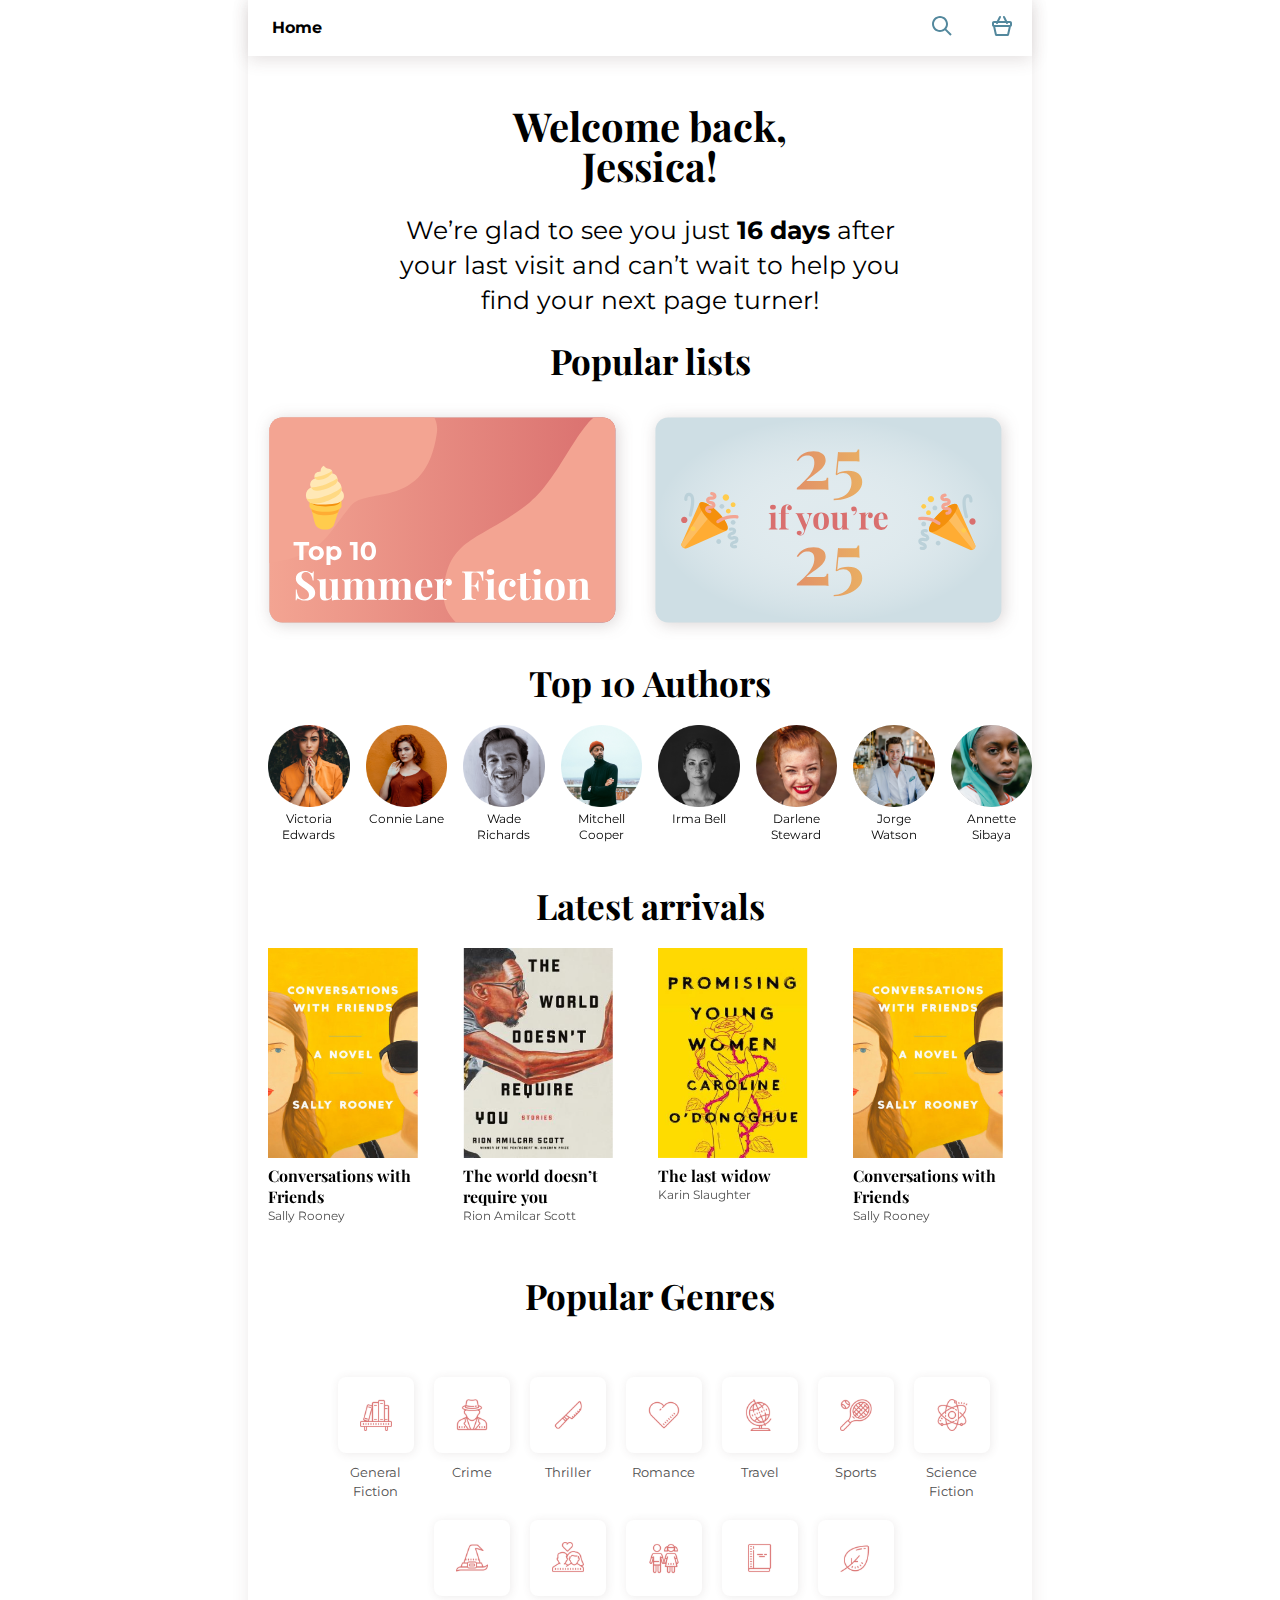
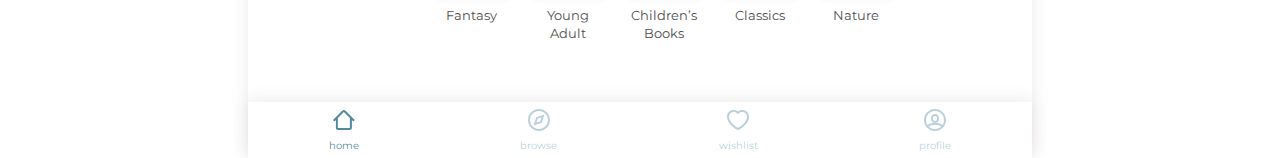
<file: index.html>
<!DOCTYPE html>
<html lang="ru">

<head>
    <meta charset="UTF-8">
    <meta name="viewport" content="width=device-width, initial-scale=1, shrink-to-fit=no">
    <link rel="shortcut icon" href="assets/images/header/headicon.png" type="image/png">
    <title>BookshopUI</title>

    <link rel="stylesheet" href="assets/styles/normalize.css">
    <link rel="stylesheet" href="home_page/style.css">
    <link rel="stylesheet" href="assets/styles/fonts.css">
    <link rel="stylesheet" href="assets/styles/style.css">

    <!-- jquery -->
    <script src="https://ajax.googleapis.com/ajax/libs/jquery/3.3.1/jquery.min.js"></script>
    <!-- owl-carousel -->
    <link rel="stylesheet" type="text/css" href="assets/js/owl-carousel/owl.carousel.min.css">
    <link rel="stylesheet" type="text/css" href="assets/js/owl-carousel/owl.theme.default.min.css">
    <link rel="stylesheet" type="text/css" href="assets/js/owl-carousel/owl.theme.green.min.css">
    <script src="assets/js/owl-carousel/owl.carousel.min.js"></script>
    <script src="assets/js/init.js"></script>
</head>

<body>
    <div class="main">
        <header>
            <nav>
                <div class="nav__header">
                    <div class="nav__header-item-1"><a href="#" alt="home">Home</a></div>
                    <div class="nav__header-item-2"><a href="#"><img src="assets/images/header/search.svg"
                                alt="search"></a>
                    </div>
                    <div class="nav__header-item-3"><a
                            href="https://wendy-bear.github.io/Week-9-project-1/profile/"><img
                                src="assets/images/header/bascket.svg" alt="bascket"></a></div>
                </div>
            </nav>
        </header>

        <main>
            <section>
                <div class="title">
                    <h1 class="title__header">Welcome back,<br> Jessica!</h1>
                    <p class="title__text">We’re glad to see you just <strong>16 days</strong> after<br> your last visit
                        and
                        can’t wait to help you<br> find your next page turner!</p>
                </div>
            </section>

            <section class="carousel_promo">
                <h2 class="carousel__title_playfair">Popular lists</h2>
                <div class="owl-carousel carousel__row_promo">
                    <div class="carousel__item_promo">
                        <img alt="Popular list" src="assets/images/home_page/popular-1.svg">
                    </div>
                    <div class="carousel__item_promo">
                        <img alt="Popular list" src="assets/images/home_page/popular-2.svg">
                    </div>
                </div>
            </section>

            <section class="carousel_authors">
                <h2 class="carousel__title_playfair">Top 10 Authors</h2>
                <div class="owl-carousel carousel__row_authors">
                    <div class="carousel__item_author">
                        <a href="#"><img alt="Victoria Edwards" src="assets/images/home_page/author-1.png"></a>
                        <div class="carousel__caption_small">Victoria Edwards</div>
                    </div>
                    <div class="carousel__item_author">
                        <a href="#"><img alt="Connie Lane" src="assets/images/home_page/author-2.png"></a>
                        <div class="carousel__caption_small">Connie Lane</div>
                    </div>
                    <div class="carousel__item_author">
                        <a href="#"><img alt="Wade Richards" src="assets/images/home_page/author-3.png"></a>
                        <div class="carousel__caption_small">Wade Richards</div>
                    </div>
                    <div class="carousel__item_author">
                        <a href="#"><img alt="Mitchell Cooper" src="assets/images/home_page/author-4.png"></a>
                        <div class="carousel__caption_small">Mitchell Cooper</div>
                    </div>
                    <div class="carousel__item_author">
                        <a href="#"><img alt="Irma Bell" src="assets/images/home_page/author-5.png"></a>
                        <div class="carousel__caption_small">Irma Bell</div>
                    </div>
                    <div class="carousel__item_author">
                        <a href="#"><img alt="Darlene Steward" src="assets/images/home_page/author-6.svg"></a>
                        <div class="carousel__caption_small">Darlene Steward</div>
                    </div>
                    <div class="carousel__item_author">
                        <a href="#"><img alt="Jorge Watson" src="assets/images/home_page/author-7.svg"></a>
                        <div class="carousel__caption_small">Jorge Watson</div>
                    </div>
                    <div class="carousel__item_author">
                        <a href="#"><img alt="Annette Sibaya" src="assets/images/home_page/author-8.svg"></a>
                        <div class="carousel__caption_small">Annette Sibaya</div>
                    </div>
                    <div class="carousel__item_author">
                        <a href="#"><img alt="Max Murphy" src="assets/images/home_page/author-9.svg"></a>
                        <div class="carousel__caption_small">Max Murphy</div>
                    </div>
                    <div class="carousel__item_author">
                        <a href="#"><img alt="Gregory Fisher" src="assets/images/home_page/author-10.svg"></a>
                        <div class="carousel__caption_small">Gregory Fisher</div>
                    </div>
                </div>
            </section>

            <section class="carousel">
                <h2 class="carousel__title_playfair">Latest arrivals</h2>

                <div class="owl-carousel carousel__row ">
                    <div class="carousel__item">
                        <a href="https://wendy-bear.github.io/Week-9-project-1/book/"><img
                                alt="Conversations with Friends" src="assets/images/coverbooks/book-1.jpg"></a>
                        <div class="carousel__caption">
                            <div class="carousel__caption-text">Conversations with Friends</div>
                            <div class="carousel__caption-subtext">Sally Rooney</div>
                        </div>
                    </div>
                    <div class="carousel__item">
                        <a href="https://wendy-bear.github.io/Week-9-project-1/book/"><img
                                alt="The world doesn’t require you" src="assets/images/coverbooks/book-2.jpg"></a>
                        <div class="carousel__caption">
                            <div class="carousel__caption-text">The world doesn’t require you</div>
                            <div class="carousel__caption-subtext">Rion Amilcar Scott</div>
                        </div>
                    </div>
                    <div class="carousel__item">
                        <a href="https://wendy-bear.github.io/Week-9-project-1/book/"><img alt="The last widow"
                                src="assets/images/coverbooks/book-3.jpg"></a>
                        <div class="carousel__caption">
                            <div class="carousel__caption-text">The last widow</div>
                            <div class="carousel__caption-subtext">Karin Slaughter</div>
                        </div>
                    </div>
                </div>
            </section>


            <section>
                <div class="list__genres">
                    <h5>Popular Genres</h5>
                </div>
                <div class="list__genres-template">
                    <div class="list__genres-item">
                        <a href="#">
                            <div class="list__genres-content"></div>
                        </a>General<br> Fiction
                    </div>
                    <div class="list__genres-item"><a href="#">
                            <div class="list__genres-content crime"></div>
                        </a>Crime
                    </div>
                    <div class="list__genres-item"><a href="#">
                            <div class="list__genres-content thriller"></div>
                        </a>Thriller
                    </div>
                    <div class="list__genres-item"><a href="#">
                            <div class="list__genres-content romance"></div>
                        </a>Romance
                    </div>
                    <div class="list__genres-item"><a href="#">
                            <div class="list__genres-content travel"></div>
                        </a>Travel
                    </div>
                    <div class="list__genres-item"><a href="#">
                            <div class="list__genres-content sport"></div>
                        </a>Sports
                    </div>
                    <div class="list__genres-item"><a href="#">
                            <div class="list__genres-content Science"></div>
                        </a>Science<br> Fiction
                    </div>
                    <div class="list__genres-item"><a href="#">
                            <div class="list__genres-content Fantasy"></div>
                        </a>Fantasy
                    </div>
                    <div class="list__genres-item"><a href="#">
                            <div class="list__genres-content Young"></div>
                        </a>Young<br> Adult
                    </div>
                    <div class="list__genres-item"><a href="#">
                            <div class="list__genres-content Children"></div>
                        </a>Children’s<br> Books
                    </div>
                    <div class="list__genres-item"><a href="#">
                            <div class="list__genres-content Classics"></div>
                        </a>Classics
                    </div>
                    <div class="list__genres-item"><a href="#">
                            <div class="list__genres-content Nature"></div>
                        </a>Nature
                    </div>
                </div>
            </section>
        </main>

        <footer>
            <nav>
                <div class="nav__footer">
                    <div class="nav__footer-item"><a href="#"><img src="assets/images/footer/home.svg" alt="домой"></a>
                        <div class="nav__footer-content home"></div>home
                    </div>
                    <div class="nav__footer-item no-active"><a href="#"><img src="assets/images/footer/browse-link.svg"
                                alt="поиск"></a>
                        <div class="nav__footer-content"></div>browse
                    </div>
                    <div class="nav__footer-item no-active"><a href="#"><img
                                src="assets/images/footer/wishlist-link.svg" alt="вишлист"></a>
                        <div class="nav__footer-content"></div>wishlist
                    </div>
                    <div class="nav__footer-item no-active"><a
                            href="https://wendy-bear.github.io/Week-9-project-1/profile/"><img
                                src="assets/images/footer/profile-link.svg" alt="профиль"></a>
                        <div class="nav__footer-content"></div>profile
                    </div>
                </div>
            </nav>
        </footer>
    </div>


</body>

</html>
</file>
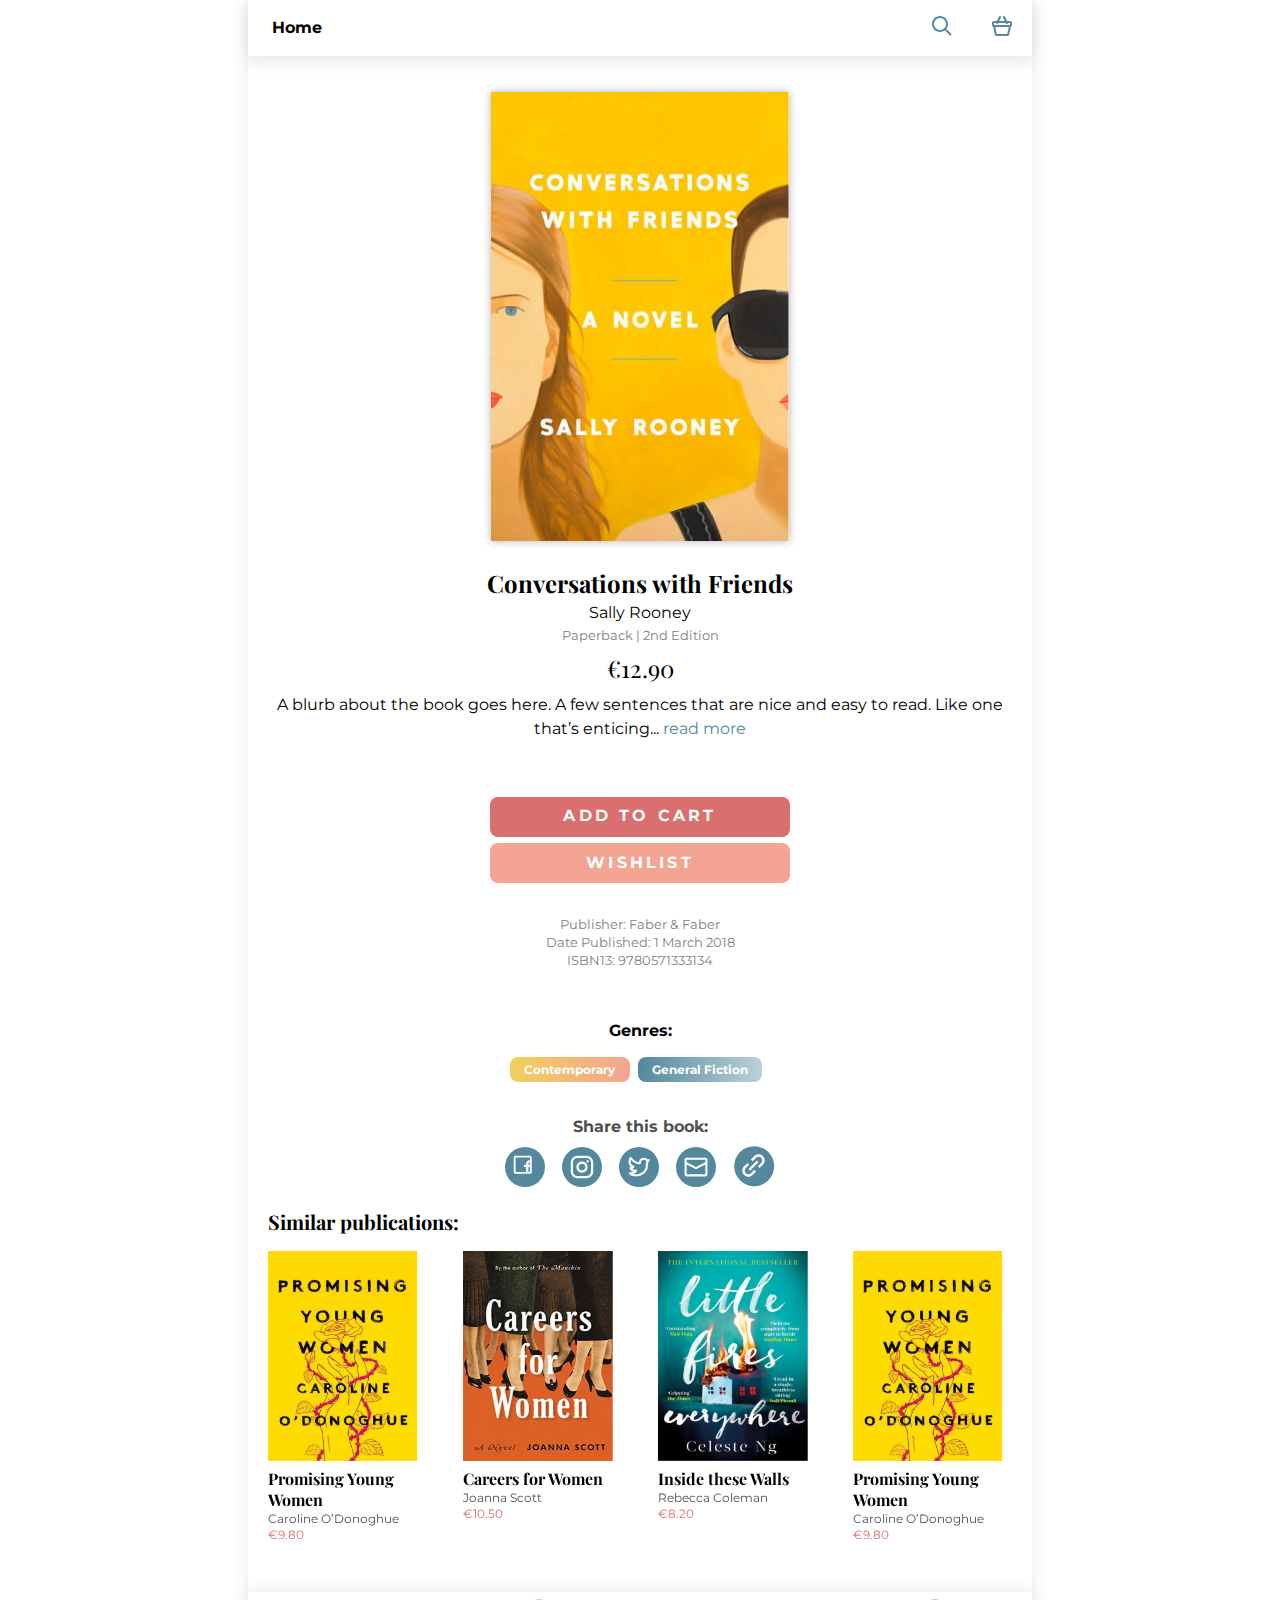
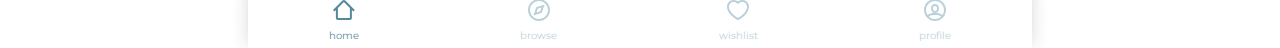
<file: book/index.html>
<!DOCTYPE html>
<html lang="ru">

<head>
    <meta charset="UTF-8">
    <meta name="viewport" content="width=device-width, initial-scale=1">
    <link rel="shortcut icon" href="../assets/images/header/headicon.png" type="image/png">
    <title>Book</title>

    <link rel="stylesheet" href="style.css">
    <link rel="stylesheet" href="../assets/styles/fonts.css">
    <link rel="stylesheet" href="../assets/styles/style.css">
    <link rel="stylesheet" href="../assets/styles/normalize.css">

    <!-- jquery -->
    <script src="https://ajax.googleapis.com/ajax/libs/jquery/3.3.1/jquery.min.js"></script>
    <!-- owl-carousel -->
    <link rel="stylesheet" type="text/css" href="../assets/js/owl-carousel/owl.carousel.min.css">
    <link rel="stylesheet" type="text/css" href="../assets/js/owl-carousel/owl.theme.default.min.css">
    <link rel="stylesheet" type="text/css" href="../assets/js/owl-carousel/owl.theme.green.min.css">
    <script src="../assets/js/owl-carousel/owl.carousel.min.js"></script>
    <script src="../assets/js/init.js"></script>

</head>

<body>

    <div class="main">
        <header>
            <nav>
                <div class="nav__header">
                    <div class="nav__header-item-1">
                        <a href="https://wendy-bear.github.io/Week-9-project-1/">Home</a>
                    </div>
                    <div class="nav__header-item-2">
                        <a href="#"><img src="../assets/images/header/search.svg" alt="поиск"></a>
                    </div>
                    <div class="nav__header-item-3">
                        <a href="https://wendy-bear.github.io/Week-9-project-1/profile/"><img
                                src="../assets/images/header/bascket.svg" alt="корзина"></a></div>
                </div>
            </nav>
        </header>

        <main>

            <div class="book">
                <img class="book__cover" src="../assets/images/coverbooks/book-1.jpg" alt="Conversations with Friends">
                <h2 class="book__title">Conversations with Friends</h2>
                <p class="book__author">Sally Rooney</p>
                <p class="book__publish-data">Paperback | 2nd Edition</p>
                <p class="book__price">€12.90</p>
                <p class="book__text">A blurb about the book goes here. A few sentences that are nice and easy to
                    read.
                    Like one that’s enticing... <a href="#">read more</a>
                </p>
            </div>

            <div>
                <div class="box-btn">
                    <button class="box-btn__btn box-btn__btn_blush">ADD TO CART</button>
                    <button class="box-btn__btn box-btn__btn_soft-pink">WISHLIST</button>
                </div>

                <div class="descr-publish-book">
                    <p class="book__publish-data">Publisher: Faber & Faber</p>
                    <p class="book__publish-data">Date Published: 1 March 2018</p>
                    <p class="book__publish-data">ISBN13: 9780571333134</p>
                </div>
            </div>

            <!-- genres -->
            <section class="favorite-genres">
                <div class="wrapper">
                    <h2 class="favorite-genres__title">Genres:</h2>
                    <div class="favorite-genres__tags">
                        <div class="favorite-genres__tag yellow-red">Contemporary</div>
                        <div class="favorite-genres__tag darkblue-blue">General Fiction</div>
                    </div>
                </div>
            </section>


            <div class="share">
                <h4 class="share__title">Share this book:</h4>
                <div class=share__socia-items>
                    <a href="#"><img src="../assets/images/book_page/facebook.svg" alt="facebook"></a>
                    <a href="#"><img src="../assets/images/book_page/instagram.svg" alt="instagram"></a>
                    <a href="#"><img src="../assets/images/book_page/twitter.svg" alt="twitter"></a>
                    <a href="#"><img src="../assets/images/book_page/email.svg" alt="email"></a>
                    <a href="#"><img src="../assets/images/book_page/link.svg" alt="link"></a>
                </div>
            </div>

            <section class="carousel">
                <h2 class="carousel__title-playfair">Similar publications:</h2>

                <div class="owl-carousel carousel__row ">
                    <div class="carousel__item">
                        <a href="https://wendy-bear.github.io/Week-9-project-1/book/"><img alt="Promising Young Women"
                                src="../assets/images/coverbooks/book-3.jpg"></a>
                        <div class="carousel__caption">
                            <div class="carousel__caption-text">Promising Young Women</div>
                            <div class="carousel__caption-subtext">Caroline O’Donoghue</div>
                            <div class="carousel__caption-price">€9.80</div>
                        </div>
                    </div>
                    <div class="carousel__item">
                        <a href="https://wendy-bear.github.io/Week-9-project-1/book/"><img alt="Careers for Women"
                                src="../assets/images/coverbooks/book-4.jpg"></a>
                        <div class="carousel__caption">
                            <div class="carousel__caption-text">Careers for Women</div>
                            <div class="carousel__caption-subtext">Joanna Scott</div>
                            <div class="carousel__caption-price">€10.50</div>
                        </div>
                    </div>
                    <div class="carousel__item">
                        <a href="https://wendy-bear.github.io/Week-9-project-1/book/"><img alt="Inside these Walls"
                                src="../assets/images/coverbooks/book-5.jpg"></a>
                        <div class="carousel__caption">
                            <div class="carousel__caption-text">Inside these Walls</div>
                            <div class="carousel__caption-subtext">Rebecca Coleman</div>
                            <div class="carousel__caption-price">€8.20</div>
                        </div>
                    </div>
                </div>
            </section>


        </main>

        <footer>
            <nav>
                <div class="nav__footer">
                    <div class="nav__footer-item">
                        <a href="https://wendy-bear.github.io/Week-9-project-1/"><img
                                src="../assets/images/footer/home.svg" alt="домой"></a>
                        <div class="nav__footer-content home"></div>home
                    </div>
                    <div class="nav__footer-item no-active">
                        <a href="#"><img src="../assets/images/footer/browse-link.svg" alt="поиск"></a>
                        <div class="nav__footer-content"></div>browse
                    </div>
                    <div class="nav__footer-item no-active">
                        <a href="#"><img src="../assets/images/footer/wishlist-link.svg" alt="вишлист"></a>
                        <div class="nav__footer-content"></div>wishlist
                    </div>
                    <div class="nav__footer-item no-active">
                        <a href="https://wendy-bear.github.io/Week-9-project-1/profile/"><img
                                src="../assets/images/footer/profile-link.svg" alt="профиль"></a>
                        <div class="nav__footer-content"></div>profile
                    </div>
                </div>
            </nav>
        </footer>
    </div>

</body>

</html>
</file>
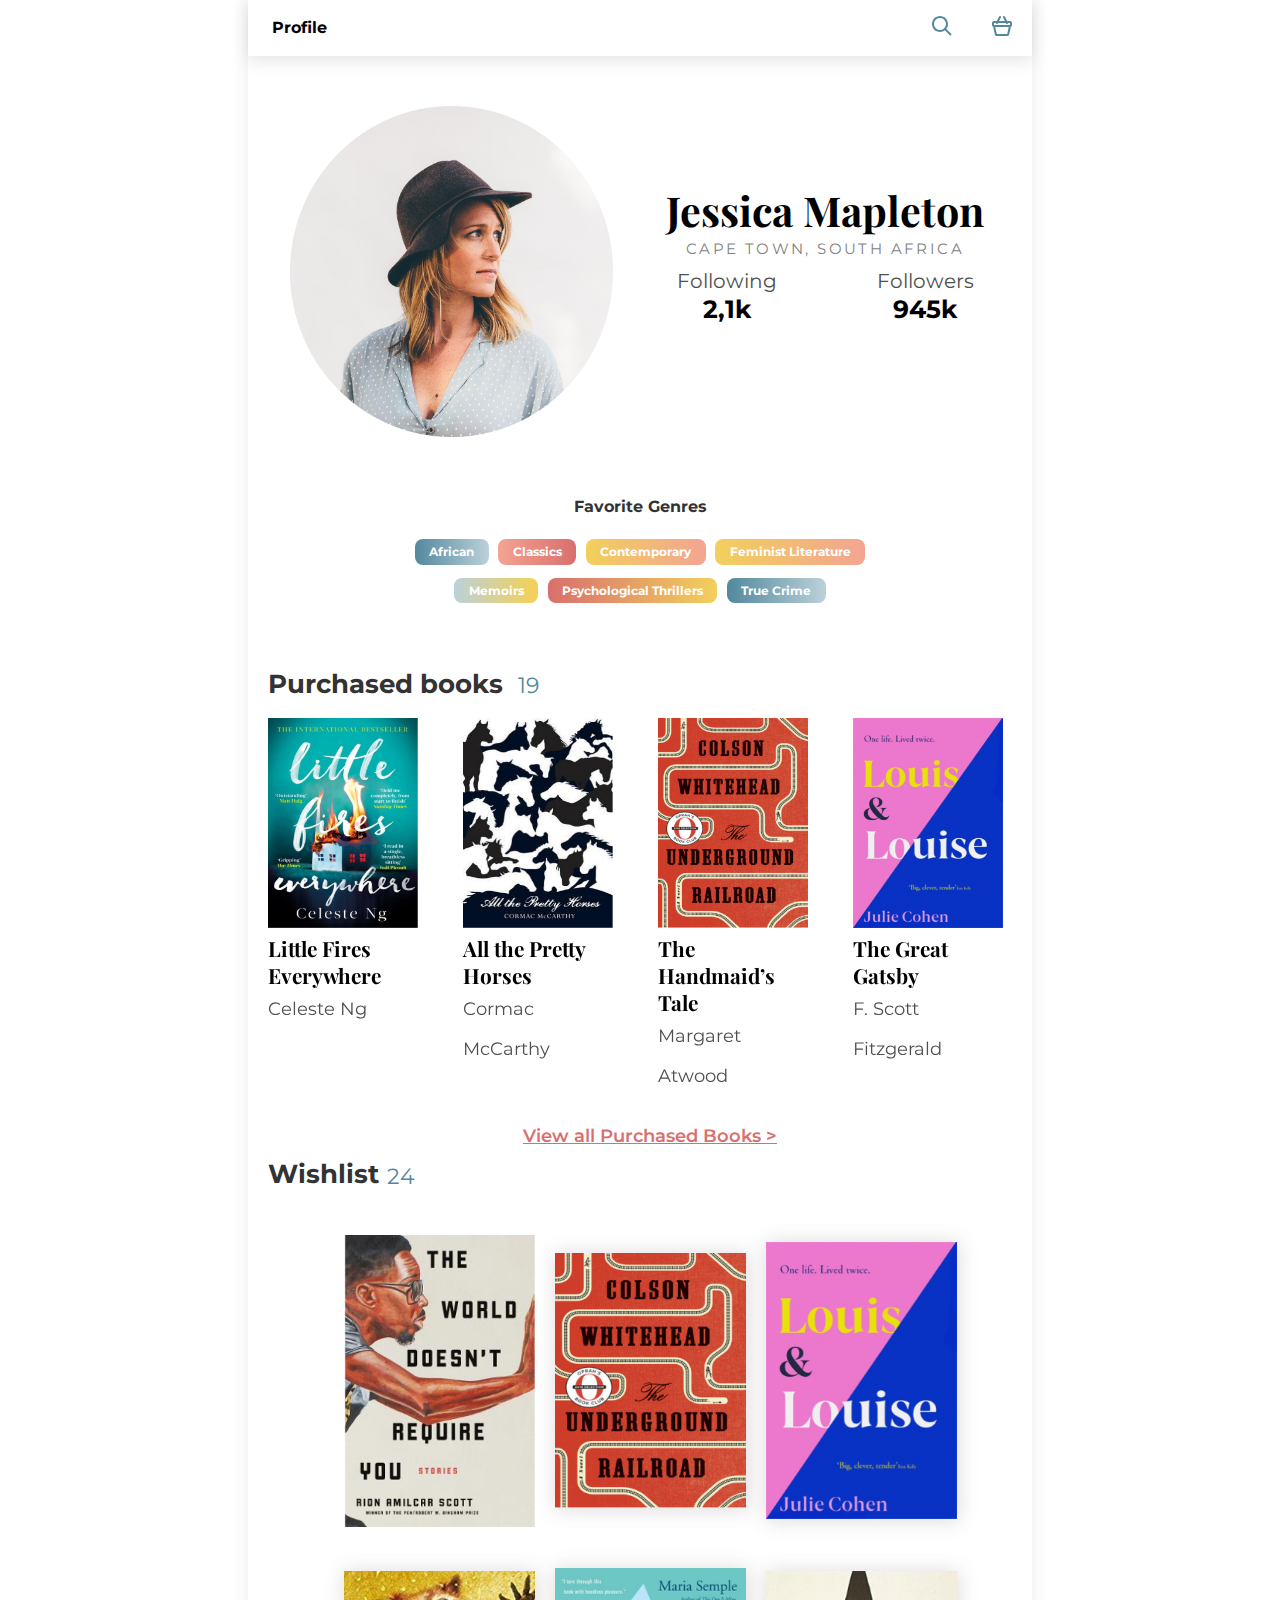
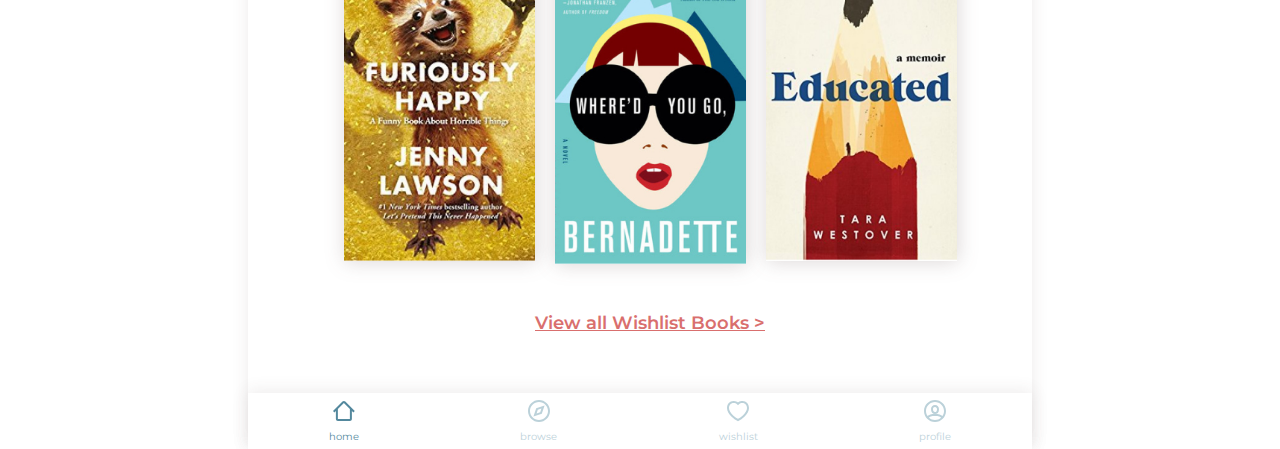
<file: profile/index.html>
<!DOCTYPE html>
<html lang="ru">

<head>
    <meta charset="UTF-8">
    <meta name="viewport" content="width=device-width, initial-scale=1, shrink-to-fit=no">
    <title>Profile</title>
    <link rel="shortcut icon" href="../assets/images/header/headicon.png" type="image/png">

    <!-- jquery -->
    <script src="https://ajax.googleapis.com/ajax/libs/jquery/3.3.1/jquery.min.js"></script>
    <!-- owl-carousel -->
    <link rel="stylesheet" type="text/css" href="../assets/js/owl-carousel/owl.carousel.min.css">
    <link rel="stylesheet" type="text/css" href="../assets/js/owl-carousel/owl.theme.default.min.css">
    <link rel="stylesheet" type="text/css" href="../assets/js/owl-carousel/owl.theme.green.min.css">
    <script src="../assets/js/owl-carousel/owl.carousel.min.js"></script>
    <script src="../assets/js/init.js"></script>

    <link rel="stylesheet" href="../assets/styles/style.css">
    <link rel="stylesheet" href="../assets/styles/fonts.css">
    <link rel="stylesheet" href="../assets/styles/normalize.css">
    <link rel="stylesheet" href="style.css">
</head>

<body>
    <div class="main">
        <header>
            <nav>
                <div class="nav__header">
                    <div class="nav__header-item-1">
                        <a href="https://wendy-bear.github.io/Week-9-project-1/profile/">Profile</a>
                    </div>
                    <div class="nav__header-item-2">
                        <a href="#"><img src="../assets/images/header/search.svg" alt="Search"></a>
                    </div>
                    <div class="nav__header-item-3">
                        <a href="#"><img src="../assets/images/header/bascket.svg" alt="Bin"></a>
                    </div>
                </div>
            </nav>
        </header>

        <main>
            <section class="profile">
                <div class="wrapper">
                    <div class="profile__els">
                        <div class="profile__img"></div>
                        <div class="profile__details">
                            <h2 class="profile__title">Jessica Mapleton</h2>
                            <p class="profile__text">Cape Town, South Africa</p>

                            <div class="profile__desc">
                                <div class="profile__foll">Following<br>
                                    <div class="profile__cif">2,1k</div>
                                </div>
                                <div class="profile__foll">Followers<br>
                                    <div class="profile__cif">945k</div>
                                </div>
                            </div>
                        </div>
                    </div>
                </div>
            </section>


            <section class="favorite-genres">
                <div class="wrapper">
                    <h2 class="favorite-genres__title">Favorite Genres</h2>
                    <div class="favorite-genres__tags">
                        <div class="favorite-genres__tag darkblue-blue">African</div>
                        <div class="favorite-genres__tag pink-red">Classics</div>
                        <div class="favorite-genres__tag yellow-red">Contemporary</div>
                        <div class="favorite-genres__tag yellow-red">Feminist Literature</div>
                        <div class="favorite-genres__tag blue-yellow">Memoirs</div>
                        <div class="favorite-genres__tag red-yellow">Psychological Thrillers</div>
                        <div class="favorite-genres__tag darkblue-blue">True Crime</div>
                    </div>
                </div>
            </section>

            <section class="carousel">
                <h2 class="carousel__title">Purchased books <span class="wishlist__cif">19</span></h2>

                <div class="owl-carousel carousel__row ">
                    <div class="carousel__item">
                        <a href="https://wendy-bear.github.io/Week-9-project-1/book/"><img alt="Little Fires Everywhere"
                                src="../assets/images/coverbooks/book-5.jpg"></a>
                        <div class="carousel__caption">
                            <div class="carousel__caption-text">Little Fires Everywhere</div>
                            <div class="carousel__caption-subtext">Celeste Ng</div>
                        </div>
                    </div>
                    <div class="carousel__item">
                        <a href="https://wendy-bear.github.io/Week-9-project-1/book/"><img alt="All the Pretty Horses"
                                src="../assets/images/coverbooks/book-6.jpg"></a>
                        <div class="carousel__caption">
                            <div class="carousel__caption-text">All the Pretty Horses</div>
                            <div class="carousel__caption-subtext">Cormac McCarthy</div>
                        </div>
                    </div>
                    <div class="carousel__item">
                        <a href="https://wendy-bear.github.io/Week-9-project-1/book/"><img alt="The Handmaid’s Tale"
                                src="../assets/images/coverbooks/book-7.jpg"></a>
                        <div class="carousel__caption">
                            <div class="carousel__caption-text">The Handmaid’s Tale</div>
                            <div class="carousel__caption-subtext">Margaret Atwood</div>
                        </div>
                    </div>
                    <div class="carousel__item">
                        <a href="https://wendy-bear.github.io/Week-9-project-1/book/"><img alt="The Great Gatsby"
                                src="../assets/images/coverbooks/book-8.jpg"></a>
                        <div class="carousel__caption">
                            <div class="carousel__caption-text">The Great Gatsby</div>
                            <div class="carousel__caption-subtext">F. Scott Fitzgerald</div>
                        </div>
                    </div>
                </div>
                <a href="#" class="carousel__link">View all Purchased Books ></a>
            </section>

            <section>
                <div class="wishlist">
                    <div class="wishlist__title">Wishlist</div>
                    <div class="wishlist__cif">24</div>
                </div>
                <div class="wishlist__template">
                    <div class="wishlist__template-item wishlist__template-item-1"></div>
                    <div class="wishlist__template-item wishlist__template-item-2"></div>
                    <div class="wishlist__template-item wishlist__template-item-3"></div>
                    <div class="wishlist__template-item wishlist__template-item-4"></div>
                    <div class="wishlist__template-item wishlist__template-item-5"></div>
                    <div class="wishlist__template-item wishlist__template-item-6"></div>
                </div>
                <a href="#" class="carousel__link">View all Wishlist Books ></a>
            </section>

        </main>

        <footer>
            <nav>
                <div class="nav__footer">
                    <div class="nav__footer-item">
                        <a href="https://wendy-bear.github.io/Week-9-project-1/"><img
                                src="../assets/images/footer/home.svg" alt="домой"></a>
                        <div class="nav__footer-content home"></div>home
                    </div>
                    <div class="nav__footer-item no-active">
                        <a href="#"><img src="../assets/images/footer/browse-link.svg" alt="поиск"></a>
                        <div class="nav__footer-content"></div>browse
                    </div>
                    <div class="nav__footer-item no-active">
                        <a href="#"><img src="../assets/images/footer/wishlist-link.svg" alt="вишлист"></a>
                        <div class="nav__footer-content"></div>wishlist
                    </div>
                    <div class="nav__footer-item no-active">
                        <a href="https://wendy-bear.github.io/Week-9-project-1/profile/"><img
                                src="../assets/images/footer/profile-link.svg" alt="профиль"></a>
                        <div class="nav__footer-content"></div>profile
                    </div>
                </div>
            </nav>
        </footer>
    </div>
</body>

</html>
</file>
<file: home_page/style.css>
header a {
    text-decoration: none;
    color: #4F4F4F;
}

h1,
h4,
h5 {
    font-family: 'Playfair Display', serif;
    font-style: normal;
    font-weight: bold;
    font-size: 1.25rem;
    line-height: 1.7rem;
    color: #000000;
}

.title__header {
    font-size: 2rem;
    line-height: 2.25rem;
}

.title__text {
    font-style: normal;
    font-weight: normal;
    font-size: 1rem;
    line-height: 1.5rem;
    color: #000000;
    font-family: 'Montserrat', sans-serif;
    text-align: left;
}

/* genres */

.list__genres-template {
    display: flex;
    flex-flow: row wrap;
    justify-content: flex-start;
    align-content: left;
}

.list__genres-item {
    flex: 0 1 auto;
    margin: 0 0.31rem;
    text-align: center;
    font-family: 'Montserrat', sans-serif;
    font-size: 0.75rem;
    line-height: 140%;
    color: #4F4F4F;
}

.list__genres-item .list__genres-content:hover {
    border: 0.16rem solid #D96F6E;
}

.list__genres-content {
    width: 76px;
    height: 76px;
    background: #FFFFFF;
    box-shadow: 0.16rem 0.16rem 0.625rem rgba(78, 55, 55, 0.1);
    border-radius: 0.2rem;
    background: url(../assets/images/home_page/icons-book-shelf-general.svg);
    background-position: center;
    background-repeat: no-repeat;
    margin-bottom: 0.3rem;
}

.crime {
    background: url(../assets/images/home_page/icons8-detectivt.svg);
    background-position: center;
    background-repeat: no-repeat;
}

.thriller {
    background: url(../assets/images/home_page/icons8-knife.svg);
    background-position: center;
    background-repeat: no-repeat;
}

.romance {
    background: url(../assets/images/home_page/icons8-heart.svg);
    background-position: center;
    background-repeat: no-repeat;
}

.travel {
    background: url(../assets/images/home_page/icons8-geography.svg);
    background-position: center;
    background-repeat: no-repeat;
}

.sport {
    background: url(../assets/images/home_page/icons8-tennis-racquet.svg);
    background-position: center;
    background-repeat: no-repeat;
}

.Science {
    background: url(../assets/images/home_page/icons8-physics.svg);
    background-position: center;
    background-repeat: no-repeat;
}

.Fantasy {
    background: url(../assets/images/home_page/icons8-witch.svg);
    background-position: center;
    background-repeat: no-repeat;
}

.Young {
    background: url(../assets/images/home_page/icons8-couple.svg);
    background-position: center;
    background-repeat: no-repeat;
}

.Children {
    background: url(../assets/images/home_page/icons8-children.svg);
    background-position: center;
    background-repeat: no-repeat;
}

.Classics {
    background: url(../assets/images/home_page/icons8-book.svg);
    background-position: center;
    background-repeat: no-repeat;
}

.Nature {
    background: url(../assets/images/home_page/icons8-leaf.svg);
    background-position: center;
    background-repeat: no-repeat;
}


@media screen and (min-width: 768px) {
    .nav__header {
        justify-content: left;
    }

    .nav__header-item-3,
    .nav__header-item-2 {
        flex: 1;
        margin: 0 auto;
        max-width: 60px;
        text-align: center;
    }

    .nav__header-item-1 {
        flex: 7;
    }

    h1,
    h4,
    h5,
    .carousel__title_playfair {
        font-family: 'Playfair Display', serif;
        font-style: normal;
        font-weight: bold;
        font-size: 35px;
        line-height: 27px;
        color: #000000;
        /*margin-left: 30px;*/
        text-align: center;
    }

    .title__header {
        font-size: 40px;
        line-height: 40px;
        margin-top: 50px;
        text-align: center;
    }

    .title__text {
        font-style: normal;
        font-weight: normal;
        font-size: 25px;
        line-height: 35px;
        color: #000000;
        font-family: 'Montserrat', sans-serif;
        text-align: center;
    }

    .list__genres-template {
        display: flex;
        flex-flow: row wrap;
        justify-content: center;
        align-content: center;
        align-items: stretch;
        margin: 20px 0px 0px 27px;
    }

    .list__genres-item {
        text-align: center;
        font-family: 'Montserrat', sans-serif;
        font-style: normal;
        font-weight: normal;
        font-size: 13px;
        line-height: 140%;
        color: #4F4F4F;
        margin: 10px;
    }

    .list__genres-item .list__genres-content:hover {
        border: 1px solid #D96F6E;
        box-shadow: 0 0 1em #D96F6E;
    }

    .list__genres-content {
        width: 76px;
        height: 76px;
        background: #FFFFFF;
        box-shadow: 1px 1px 10px rgba(78, 55, 55, 0.1);
        border-radius: 8px;
        background: url(../assets/images/home_page/icons-book-shelf-general.svg);
        background-position: center;
        background-repeat: no-repeat;
        margin-bottom: 10px;
    }

    .crime {
        background: url(../assets/images/home_page/icons8-detectivt.svg);
        background-position: center;
        background-repeat: no-repeat;
    }

    .thriller {
        background: url(../assets/images/home_page/icons8-knife.svg);
        background-position: center;
        background-repeat: no-repeat;
    }

    .romance {
        background: url(../assets/images/home_page/icons8-heart.svg);
        background-position: center;
        background-repeat: no-repeat;
    }

    .travel {
        background: url(../assets/images/home_page/icons8-geography.svg);
        background-position: center;
        background-repeat: no-repeat;
    }

    .sport {
        background: url(../assets/images/home_page/icons8-tennis-racquet.svg);
        background-position: center;
        background-repeat: no-repeat;
    }

    .Science {
        background: url(../assets/images/home_page/icons8-physics.svg);
        background-position: center;
        background-repeat: no-repeat;
    }

    .Fantasy {
        background: url(../assets/images/home_page/icons8-witch.svg);
        background-position: center;
        background-repeat: no-repeat;
    }

    .Young {
        background: url(../assets/images/home_page/icons8-couple.svg);
        background-position: center;
        background-repeat: no-repeat;
    }

    .Children {
        background: url(../assets/images/home_page/icons8-children.svg);
        background-position: center;
        background-repeat: no-repeat;
    }

    .Classics {
        background: url(../assets/images/home_page/icons8-book.svg);
        background-position: center;
        background-repeat: no-repeat;
    }

    .Nature {
        background: url(../assets/images/home_page/icons8-leaf.svg);
        background-position: center;
        background-repeat: no-repeat;
    }

}
</file>
<file: assets/styles/fonts.css>
@import url('https://fonts.googleapis.com/css2?family=Playfair+Display:wght@700&display=swap');
@import url('https://fonts.googleapis.com/css2?family=Montserrat&display=swap');
@import url('https://fonts.googleapis.com/css2?family=Montserrat:wght@700&display=swap');
</file>
<file: assets/styles/style.css>
section {
    padding: 0 0 0 1.25rem;
}

/* footer */

.nav__footer {
    width: 100%;
    height: 3.5rem;
    display: flex;
    flex-flow: row nowrap;
    justify-content: space-around;
    align-content: center;
    align-items: center;
    background: #FFFFFF;
    box-shadow: 0px -2px 16px rgba(78, 55, 55, 0.1);
    margin-top: 50px;
}

.nav__footer-item {
    align-items: center;
    justify-content: center;
    align-content: stretch;
    text-align: center;
    font-family: 'Montserrat', sans-serif;
    font-style: normal;
    font-weight: normal;
    font-size: 10px;
    line-height: 12px;
    color: #53889D;
}

.no-active {
    color: #BBD1D9;
}

.nav__footer-content {
    margin-top: 5px;
}

/* header */

.nav__header {
    width: 100%;
    height: 56px;
    display: flex;
    flex-flow: row nowrap;
    align-content: center;
    align-items: center;
    background: #FFFFFF;
    box-shadow: 0px 4px 16px rgba(78, 55, 55, 0.15);
    font-family: 'Montserrat', sans-serif;
    font-style: normal;
    font-weight: bold;
    font-size: 16px;
    line-height: 20px;
}

.nav__header a {
    text-decoration: none;
    color: initial;
}

.nav__header-item-3,
.nav__header-item-2 {
    flex: 1;
    margin: 0 auto;
    max-width: 60px;
    text-align: center;
}

.nav__header-item-1 {
    flex: 7;
    margin-left: 24px;
}

.nav__header-item-3:hover img,
.nav__header-item-2:hover img {
    opacity: 0.7;
}

/* carousel */

.owl-nav {
    display: none;
}

.carousel__row_promo {
    margin: 0 0 0 -0.8rem;
}

.carousel__title {
    margin-bottom: 16px;
    font-family: 'Montserrat', sans-serif;
    font-style: normal;
    font-weight: bold;
    font-size: 16px;
    line-height: 20px;
}

.carousel__title-playfair {
    font-family: 'Playfair Display', serif;
    font-style: normal;
    font-weight: bold;
    font-size: 20px;
    line-height: 27px;
    color: #000000;
}

.carousel__title span {
    cursor: pointer;
    margin-left: 8px;
    font-family: 'Montserrat', sans-serif;
    font-size: 12px;
    line-height: 140%;
    color: #53889D;
}

.carousel__item {
    cursor: pointer;
    width: 100%;
    max-width: 150px;
}

.carousel__item:hover img {
    box-shadow: #787878 0 5px 10px;
}

.carousel__item_author {
    width: 100%;
}

.carousel__item img {
    height: 210px;
}

.carousel__caption {
    margin-top: 7px;
}

.carousel__caption_small {
    margin-top: 4px;
    font-family: 'Montserrat', sans-serif;
    font-style: normal;
    font-weight: normal;
    font-size: 12px;
    line-height: 140%;
    text-align: center;
    color: #000000;
}

.carousel__caption-text {
    font-family: 'Playfair Display', serif;
    font-style: normal;
    font-weight: bold;
    font-size: 1rem;
    line-height: 21px;
    color: #000000;
}

.carousel__caption-subtext {
    font-family: Montserrat;
    font-style: normal;
    font-weight: normal;
    font-size: 12px;
    line-height: 17px;
    color: #4F4F4F;
}

.carousel__caption-price {
    font-family: Montserrat;
    font-style: normal;
    font-weight: 400;
    font-size: 12px;
    line-height: 15px;
    color: #D96F6E;
}

.carousel__link {
    display: inline-block;
    margin-top: 20px;
    width: 100%;
    font-family: Montserrat;
    font-style: normal;
    font-weight: 600;
    font-size: 12px;
    line-height: 17px;
    text-align: center;
    color: #D96F6E;
}

/* favorite-genres */

.favorite-genres__title {
    margin-bottom: 16px;
    font-family: Montserrat;
    font-style: normal;
    font-weight: bold;
    font-size: 16px;
    line-height: 20px;
}

.favorite-genres__tags {
    display: flex;
    flex-wrap: wrap;
}

.favorite-genres__tag {
    cursor: pointer;
    background-color: #D96F6E;
    border-radius: 0.5rem;
    box-sizing: border-box;
    width: fit-content;
    height: 1.6rem;
    margin: 0 0.5rem 0.5rem 0;
    padding: 0.3rem 0.9rem;
    font-family: Montserrat;
    font-style: normal;
    font-weight: bold;
    font-size: 12px;
    line-height: 15px;
    text-align: center;
    color: #FFFFFF;
}

.favorite-genres__tag:hover {
    box-shadow: #787878 0 0 6px;
}

.favorite-genres__tag.darkblue-blue {
    background: linear-gradient(90deg, #53889D 0%, #BBD1D9 100%);
}

.favorite-genres__tag.pink-red {
    background: linear-gradient(90deg, #F3A492 0%, #D96F6E 100%), #C4C4C4;
}

.favorite-genres__tag.yellow-red {
    background: linear-gradient(90deg, #F2D05C 0%, #F3A492 100%);
}

.favorite-genres__tag.blue-yellow {
    background: linear-gradient(90deg, #BBD1D9 0%, #F2D05C 92.86%);
}

.favorite-genres__tag.red-yellow {
    background: linear-gradient(90deg, #D96F6E 0%, #F2D05C 100%);
}

@media screen and (min-width: 768px) {

    .main {
        max-width: 784px;
        margin: auto;
        box-shadow: 0px -2px 16px rgba(78, 55, 55, 0.1);
    }
}
</file>
<file: book/style.css>
.book {
    display: flex;
    flex-direction: column;
    align-items: center;
    padding: 1.25rem;
}

.book__cover {
    max-width: 40%;
    margin: 1rem 0;
    box-shadow: 0 0 0.5rem rgba(0, 0, 0, 0.3);

}

.book__title {
    margin-top: 0.8rem;
    margin-bottom: 0.2rem;
    text-align: center;
    font-family: 'Playfair Display', serif;
}

.book__author {
    margin-top: 0.2rem;
    margin-bottom: 0.2rem;
    font-family: 'Montserrat', sans-serif;
}

.book__publish-data {
    margin-top: 0.2rem;
    margin-bottom: 0.2rem;
    font-family: 'Montserrat', sans-serif;
    font-size: 0.8rem;
    color: #828282;
}

.book__text {
    margin-top: 0.2rem;
    text-align: center;
    font-family: 'Montserrat', sans-serif;
    line-height: 1.5em;
}

.book__text>a {
    color: #53889D;
    text-decoration: none;
}

.book__price {
    font-family: 'Playfair Display', serif;
    font-size: 1.5rem;
    margin: 0.5rem 0;
}

.box-btn {
    display: flex;
    flex-direction: column;
    align-items: center;
    justify-content: center;
    margin: 1em 0;
}

.box-btn__btn:hover {
    box-shadow: #787878 0 0 0.375rem;
}

.box-btn__btn {
    width: 18.75rem;
    height: 2.5rem;
    margin: 0.2rem 0;
    border-radius: 0.5rem;
    border: 0;
    font-family: 'Montserrat', sans-serif;
    color: #ffffff;
    letter-spacing: 0.2rem;
    font-weight: bold;
}

.box-btn__btn_blush {
    background-color: #D96F6E;
}

.box-btn__btn_soft-pink {
    background-color: #F3A492;
}

.descr-publish-book {
    text-align: center;
    margin: 2em 3em;
}

.share {
    display: flex;
    flex-direction: column;
    align-items: center;
    justify-content: center;
}

.share__title {
    margin: 0.5em 0;
    font-family: 'Montserrat', sans-serif;
    color: #4F4F4F;
}

.share__socia-items>a {
    margin: 0 0.4rem;
}

.share__socia-items>a>img:hover {
    border-radius: 1.5rem/1.5rem;
    box-shadow: #787878 0 0 0.375rem;
}


.link-view-all {
    text-align: center;
    margin: 2rem 0;
}

.link-view-all__link {
    margin: 0;
    padding: 0;
    font-family: 'Montserrat', sans-serif;
    color: #D96F6E;
    font-size: 0.75rem;
}

/* genres */
.favorite-genres {
    padding: 1.25rem;
}

.favorite-genres__tags {
    justify-content: center;
}

.favorite-genres__title {
    text-align: center;
    margin: 0;
}
</file>
<file: profile/style.css>
body {
    color: #333333;
}

/* profile */
.profile__img {
    max-width: 128px;
    width: 100%;
    height: 131px;
    margin: 0 auto;
    background: url(../assets/images/profile_page/profile.png);
    background-position: center;
    background-repeat: no-repeat;
    background-size: contain;
    margin: 50px auto 20px auto;
}

.profile__title {
    font-family: 'Playfair Display', serif;
    font-style: normal;
    font-weight: bold;
    font-size: 31.25px;
    line-height: 36px;
    text-align: center;
    margin: 0;
    color: #000000;
}

.profile__text {
    font-family: 'Montserrat', sans-serif;
    font-style: normal;
    font-weight: normal;
    font-size: 10px;
    line-height: 12px;
    text-align: center;
    letter-spacing: 0.16em;
    text-transform: uppercase;
    color: #828282;
}

.profile__desc {
    display: flex;
    justify-content: center;
    align-content: center;
    align-items: center;
    margin: 20px 0px 0px 0px;

}

.profile__foll {
    font-family: 'Montserrat', sans-serif;
    font-style: normal;
    font-weight: normal;
    font-size: 10px;
    line-height: 12px;
    color: #4F4F4F;
    margin: 0px 50px 0px 50px;
}

.profile__cif {
    font-family: 'Montserrat', sans-serif;
    font-style: normal;
    font-weight: bold;
    font-size: 20px;
    line-height: 24px;
    text-align: center;
    color: #000000;
    margin-top: 10px;
}

/* wishlist */

.wishlist {
    display: flex;
    margin-bottom: 15px;
}

.wishlist__title {
    font-family: 'Montserrat', sans-serif;
    font-style: normal;
    font-weight: bold;
    font-size: 16px;
    line-height: 20px;
    color: #333333;
    margin: 0.4rem 0;
}

.wishlist__cif {
    font-family: 'Montserrat', sans-serif;
    font-style: normal;
    font-weight: normal;
    font-size: 0.75rem;
    line-height: 140%;
    margin: 0.35rem 0.5rem;
    color: #53889D;
}

.wishlist__template {
    display: flex;
    flex-flow: row wrap;
    justify-content: flex-start;
    align-content: center;
    align-items: center;
}

.wishlist__template-item {
    box-sizing: border-box;
    width: 32%;
    margin: 0;
}

.wishlist__template-item-1 {
    max-width: 104px;
    height: 160.46px;
    background: url(../assets/images/coverbooks/book-2.jpg);
    background-position: center;
    background-repeat: no-repeat;
    background-size: contain;
    margin: 5px;
}

.wishlist__template-item-2 {
    max-width: 104px;
    height: 138.67px;
    background: url(../assets/images/coverbooks/book-7.jpg);
    background-position: center;
    background-repeat: no-repeat;
    background-size: contain;
    filter: drop-shadow(1px 1px 10px rgba(78, 55, 55, 0.2));
    margin: 5px;
    align-self: flex-start;
}

.wishlist__template-item-3 {
    max-width: 104px;
    height: 150.9px;
    background: url(../assets/images/coverbooks/book-8.jpg);
    background-position: center;
    background-repeat: no-repeat;
    background-size: contain;
    filter: drop-shadow(1px 1px 10px rgba(78, 55, 55, 0.2));
    margin: 5px;
    align-self: flex-start;
}

.wishlist__template-item-4 {
    width: 104px;
    height: 157.82px;
    background: url(../assets/images/coverbooks/book-9.jpg);
    background-position: center;
    background-repeat: no-repeat;
    background-size: contain;
    filter: drop-shadow(1px 1px 10px rgba(78, 55, 55, 0.2));
    margin: 5px;
    align-self: flex-start;

}

.wishlist__template-item-5 {
    width: 104px;
    height: 160.91px;
    background: url(../assets/images/coverbooks/book-10.jpg);
    background-position: center;
    background-repeat: no-repeat;
    background-size: contain;
    filter: drop-shadow(1px 1px 10px rgba(78, 55, 55, 0.2));
    margin: -35px 5px 5px 5px;
}

.wishlist__template-item-6 {
    width: 104px;
    height: 157.32px;
    background: url(../assets/images/coverbooks/book-11.jpg);
    background-position: center;
    background-repeat: no-repeat;
    background-size: contain;
    filter: drop-shadow(1px 1px 10px rgba(78, 55, 55, 0.2));
    margin: -10px 5px 5px 5px;
}



@media screen and (min-width: 768px) {

    /* profile */
    .profile__els {
        display: flex;
        align-items: center;
        justify-content: center;
    }

    .profile__img {
        max-width: 350px;
        height: 331px;
        background: url(../assets/images/profile_page/profile.png);
        background-position: center;
        background-repeat: no-repeat;
        background-size: contain;
        margin: 50px 0 20px 0;
    }

    .profile__title {
        font-size: 41.25px;
        line-height: 36px;
    }

    .profile__text {
        font-size: 15px;
    }

    .profile__foll {
        font-size: 20px;
    }

    .profile__cif {
        font-size: 25px;
    }

    /* genres */
    .favorite-genres {
        padding: 2.5rem 10rem;
    }

    .favorite-genres__tags {
        justify-content: center;
    }

    .favorite-genres__title {
        text-align: center;
        margin-top: 0;
    }

    .favorite-genres__tag {
        margin: 0.4rem 0.3rem;
    }

    /* carousel */
    .carousel__title {
        font-size: 26px;
        line-height: 23px;
    }

    .carousel__title span {
        font-size: 22px;
    }

    .carousel__caption_small,
    .carousel__caption-subtext,
    .carousel__caption-price,
    .carousel__link {
        font-size: 1.1rem;
        line-height: 2.5rem;
    }

    .carousel__caption-text {
        font-size: 1.3rem;
        line-height: 27px;
    }

    /* wishlist */
    .wishlist__title {
        font-size: 26px;
        line-height: 23px;
    }

    .wishlist__cif {
        font-size: 22px;
    }

    .wishlist__template {
        margin-left: 0;
        justify-content: center;
    }

    .wishlist__template-item {
        width: 25%;
        max-width: 100%;
        height: 35vh;
        margin: 10px;
    }
}
</file>
